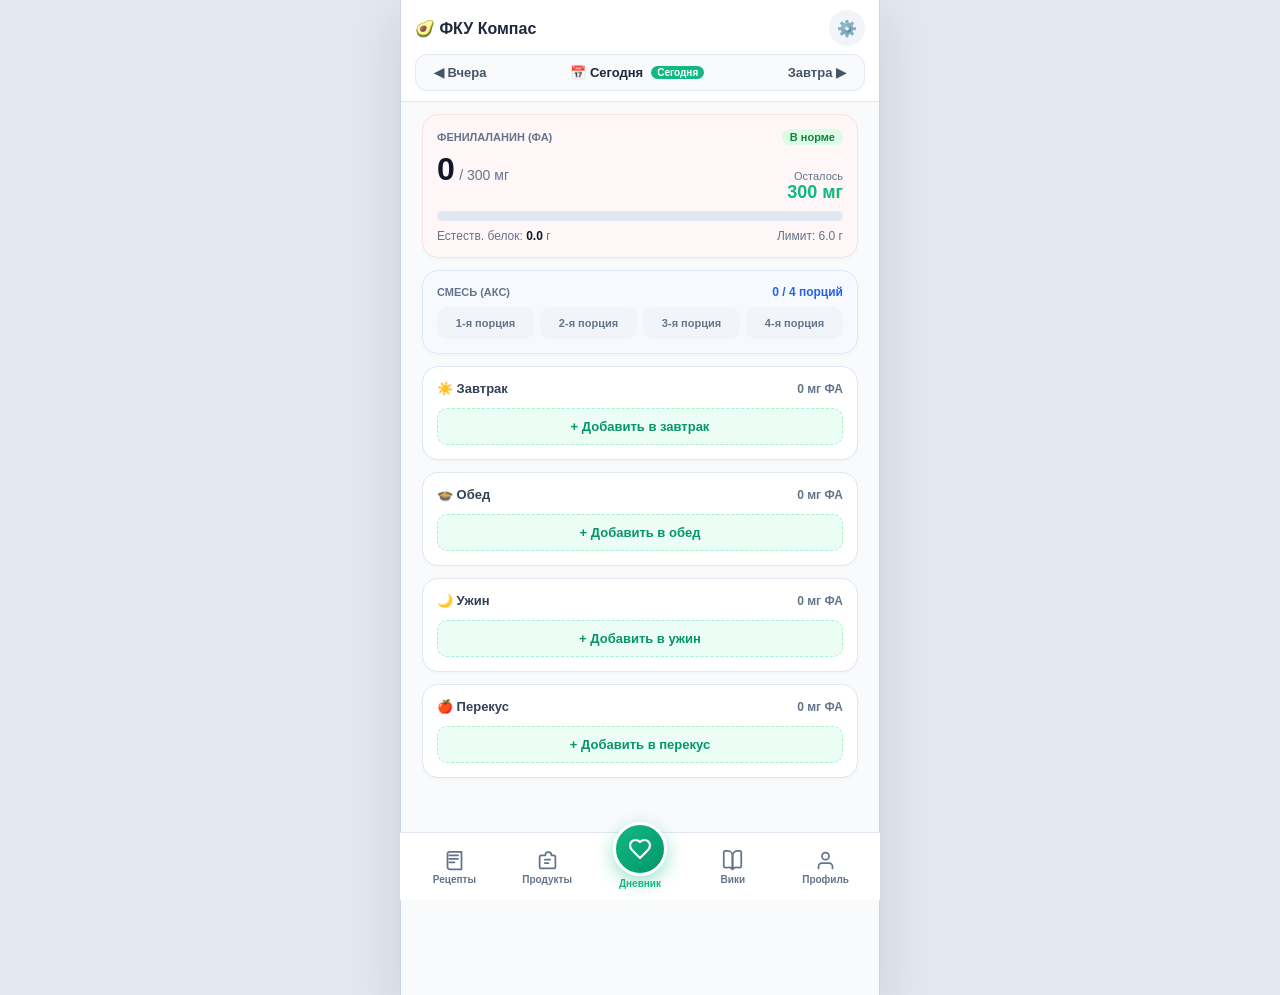
<file: index.html>
<!DOCTYPE html>
<html lang="ru">
<head>
  <meta charset="UTF-8">
  <meta name="viewport" content="width=device-width, initial-scale=1.0, maximum-scale=1.0, user-scalable=no">
  <title>ФКУ Компас</title>

  <script src="https://telegram.org/js/telegram-web-app.js"></script>
  <script src="config.js?v=pku-i18n-full-2"></script>
  <link rel="stylesheet" href="styles.css?v=pku-i18n-full-2">
</head>
<body>

  <div id="debugErrorBox"></div>

  <!-- РАЗДЕЛ 1: ДНЕВНИК -->
  <div id="viewDiary" class="app-view">
    <header class="header">
      <div class="header-top">
        <div class="header-title">🥑 ФКУ Компас</div>
        <button class="icon-btn" onclick="switchView('profile')">⚙️</button>
      </div>

      <div class="date-nav">
        <button class="date-btn" onclick="changeDate(-1)">◀ Вчера</button>
        <div class="date-display" onclick="openDatePicker()">
          <span>📅</span>
          <span id="dateDisplayLabel">Сегодня</span>
          <span id="todayBadge" class="today-tag">Сегодня</span>
          <input type="date" id="hiddenDatePicker" onchange="onDatePicked(this.value)">
        </div>
        <button class="date-btn" onclick="changeDate(1)">Завтра ▶</button>
      </div>
    </header>

    <div class="container">
      <!-- Баланс Фа -->
      <div class="card card-phe">
        <div style="display:flex; justify-content:space-between; align-items:center;">
          <span style="font-size:11px; font-weight:700; color:#64748b; text-transform:uppercase;">Фенилаланин (Фа)</span>
          <span id="pheStatusBadge" class="badge badge-ok">В норме</span>
        </div>

        <div style="display:flex; justify-content:space-between; align-items:baseline; margin-top:6px;">
          <div>
            <span id="consumedPheText" style="font-size:32px; font-weight:800; color:#0f172a;">0</span>
            <span style="font-size:14px; color:#64748b;"> / <span id="limitPheText">300</span> мг</span>
          </div>
          <div style="text-align:right;">
            <div style="font-size:11px; color:#64748b;">Осталось</div>
            <div id="remainingPheText" style="font-size:18px; font-weight:800; color:#10b981;">300 мг</div>
          </div>
        </div>

        <div class="progress-bar-bg">
          <div id="pheProgressBar" class="progress-bar-fill fill-ok" style="width: 0%;"></div>
        </div>

        <div style="display:flex; justify-content:space-between; font-size:12px; color:#64748b; margin-top:4px;">
          <span>Естеств. белок: <b id="consumedProteinText" style="color:#0f172a;">0.0</b> г</span>
          <span>Лимит: <span id="limitProteinText">6.0</span> г</span>
        </div>
      </div>

      <!-- АКС -->
      <div class="card card-aks">
        <div style="display:flex; justify-content:space-between; align-items:center;">
          <span style="font-size:11px; font-weight:700; color:#64748b; text-transform:uppercase;">Смесь (АКС)</span>
          <span id="aksProgressText" style="font-size:12px; font-weight:700; color:#2563eb;">0 / 4 порций</span>
        </div>
        <div class="aks-grid" id="aksContainer"></div>
      </div>

      <!-- Приемы пищи -->
      <div class="card">
        <div class="meal-head"><span class="meal-title">☀️ Завтрак</span><span id="breakfastTotal" style="font-size:12px; color:#64748b; font-weight:600;">0 мг Фа</span></div>
        <div id="breakfastList"></div>
        <button class="btn-add" onclick="openAddFoodModal('Завтрак')">+ Добавить в завтрак</button>
      </div>

      <div class="card">
        <div class="meal-head"><span class="meal-title">🍲 Обед</span><span id="lunchTotal" style="font-size:12px; color:#64748b; font-weight:600;">0 мг Фа</span></div>
        <div id="lunchList"></div>
        <button class="btn-add" onclick="openAddFoodModal('Обед')">+ Добавить в обед</button>
      </div>

      <div class="card">
        <div class="meal-head"><span class="meal-title">🌙 Ужин</span><span id="dinnerTotal" style="font-size:12px; color:#64748b; font-weight:600;">0 мг Фа</span></div>
        <div id="dinnerList"></div>
        <button class="btn-add" onclick="openAddFoodModal('Ужин')">+ Добавить в ужин</button>
      </div>

      <div class="card">
        <div class="meal-head"><span class="meal-title">🍎 Перекус</span><span id="snackTotal" style="font-size:12px; color:#64748b; font-weight:600;">0 мг Фа</span></div>
        <div id="snackList"></div>
        <button class="btn-add" onclick="openAddFoodModal('Перекус')">+ Добавить в перекус</button>
      </div>
    </div>
  </div>

  <!-- РАЗДЕЛ 2: РЕЦЕПТЫ -->
  <div id="viewRecipes" class="app-view" style="display: none;">
    <header class="header">
      <div class="header-top">
        <div class="header-title">🍲 Рецепты сообщества</div>
        <button class="btn-primary" style="padding: 6px 12px; font-size: 12px; width: auto;" onclick="openRecipeModal()">+ Создать</button>
      </div>

      <div class="category-chips" style="margin-top: 10px; margin-bottom: 0;">
        <button id="tabAllRecipes" class="chip active" onclick="switchRecipeTab('all')">🌍 Все рецепты</button>
        <button id="tabMyRecipes" class="chip" onclick="switchRecipeTab('my')">⭐ Только мои</button>
      </div>

      <div class="category-chips" id="recipeCategoryChips" style="margin-top: 4px; margin-bottom: 0;">
        <button class="chip active" onclick="setRecipeCategory('all', this)">Все категории</button>
        <button class="chip" onclick="setRecipeCategory('breakfast', this)">Завтраки</button>
        <button class="chip" onclick="setRecipeCategory('soup', this)">Супы</button>
        <button class="chip" onclick="setRecipeCategory('main', this)">Основные</button>
        <button class="chip" onclick="setRecipeCategory('bakery', this)">Выпечка</button>
        <button class="chip" onclick="setRecipeCategory('dessert', this)">Десерты</button>
        <button class="chip" onclick="setRecipeCategory('snack', this)">Перекусы</button>
      </div>
    </header>

    <div class="container">
      <div id="recipesContainer"></div>
    </div>
  </div>

  <!-- РАЗДЕЛ 3: ПРОДУКТЫ -->
  <div id="viewProducts" class="app-view" style="display: none;">
    <header class="header">
      <div class="header-top">
        <div class="header-title">🥦 Продукты</div>
      </div>

      <div class="input-group" style="margin-top: 10px; margin-bottom: 0;">
        <input type="text" id="productSearchInput" class="input-control" placeholder="🔍 Найти продукт..." oninput="filterProductsPage()">
      </div>

      <div class="category-chips" id="productCategoryChips" style="margin-top: 10px; margin-bottom: 0;">
        <button class="chip active" onclick="setProductCategory('all', this)">Все</button>
        <button class="chip" onclick="setProductCategory('veg', this)">Овощи</button>
        <button class="chip" onclick="setProductCategory('fruit', this)">Фрукты</button>
        <button class="chip" onclick="setProductCategory('grain', this)">Зерновые</button>
        <button class="chip" onclick="setProductCategory('dairy', this)">Молочные</button>
        <button class="chip" onclick="setProductCategory('protein', this)">Белковые</button>
        <button class="chip" onclick="setProductCategory('special', this)">Спецпродукты</button>
        <button class="chip" onclick="setProductCategory('sweet', this)">Сладости</button>
        <button class="chip" onclick="setProductCategory('drink', this)">Напитки</button>
      </div>
    </header>

    <div class="container">
      <div id="productsContainer"></div>
    </div>
  </div>

  <!-- РАЗДЕЛ 4: ВИКИ -->
  <div id="viewWiki" class="app-view" style="display: none;">
    <header class="header">
      <div class="header-top">
        <div class="header-title">📚 Вики</div>
      </div>
    </header>

    <div class="container" id="wikiContainer">
      <div class="wiki-card">
        <div class="wiki-card-icon">🧬</div>
        <div>
          <h3>Что такое ФА</h3>
          <p>Фенилаланин — аминокислота из белковых продуктов. При ФКУ важно учитывать его количество за день и сравнивать с индивидуальной нормой.</p>
        </div>
      </div>

      <div class="wiki-card">
        <div class="wiki-card-icon">⚖️</div>
        <div>
          <h3>Как считать порцию</h3>
          <p>Берите значение ФА на 100 г, умножайте на вес порции и делите на 100. Например: 30 мг × 80 г / 100 = 24 мг ФА.</p>
        </div>
      </div>

      <div class="wiki-card">
        <div class="wiki-card-icon">🥣</div>
        <div>
          <h3>Смесь АКС</h3>
          <p>Отмечайте каждую порцию смеси в течение дня. Так легче видеть, что дневной режим выполнен и ничего не забыто.</p>
        </div>
      </div>

      <div class="wiki-card">
        <div class="wiki-card-icon">📊</div>
        <div>
          <h3>КБЖУ и ГИ</h3>
          <p>Калории, белки, жиры, углеводы и гликемический индекс помогают оценивать продукт шире, но при ФКУ главным остается контроль ФА и натурального белка.</p>
        </div>
      </div>

      <div class="wiki-card">
        <div class="wiki-card-icon">🏷️</div>
        <div>
          <h3>Как читать этикетку</h3>
          <p>Смотрите белок на 100 г, состав и вес порции. Если ФА не указан, используйте расчет от натурального белка только как приблизительную оценку.</p>
        </div>
      </div>

      <div class="wiki-card">
        <div class="wiki-card-icon">⚠️</div>
        <div>
          <h3>Если лимит превышен</h3>
          <p>Не паникуйте и не отменяйте смесь самостоятельно. Зафиксируйте день в дневнике и обсудите повторяющиеся превышения со специалистом.</p>
        </div>
      </div>

      <div class="wiki-card">
        <div class="wiki-card-icon">🔁</div>
        <div>
          <h3>Низкобелковые замены</h3>
          <p>Держите под рукой разрешенные макароны, хлеб, муку и крупы. Замена обычного продукта на низкобелковый часто сильно снижает ФА блюда.</p>
        </div>
      </div>

      <div class="wiki-card">
        <div class="wiki-card-icon">✅</div>
        <div>
          <h3>Частые ошибки</h3>
          <p>Не забывайте учитывать перекусы, напитки с добавками, соусы и изменение веса блюда после приготовления.</p>
        </div>
      </div>

      <div class="wiki-note">
        Информация в разделе справочная. Индивидуальные нормы и лечебное питание нужно согласовывать с врачом или диетологом.
      </div>
    </div>
  </div>

  <!-- РАЗДЕЛ 5: ПРОФИЛЬ -->
  <div id="viewProfile" class="app-view" style="display: none;">
    <header class="header">
      <div class="header-top">
        <div class="header-title">👤 Профиль</div>
      </div>
    </header>

    <div class="container">
      <div class="card">
        <div style="font-size:13px; font-weight:700; color:#1e293b;" id="profileUserName">Пользователь Telegram</div>
        <div style="font-size:11px; color:#64748b; margin-top:2px;">ID: <span id="profileUserId">...</span></div>
        <div style="display:inline-block; font-size:10px; font-weight:600; padding:2px 8px; border-radius:10px; margin-top:6px; background:#dcfce7; color:#15803d;" id="profileCloudBadge">● Облачная синхронизация активна</div>
      </div>

      <div class="profile-tabs">
        <button class="profile-tab active" id="profileTabMain" onclick="switchProfilePanel('main')">Основное</button>
        <button class="profile-tab" id="profileTabPku" onclick="switchProfilePanel('pku')">ФКУ</button>
      </div>

      <div class="card profile-panel active" id="profilePanelMain">
        <div class="input-group">
          <label class="input-label" id="settingLanguageLabel">Язык приложения</label>
          <select id="settingLanguage" class="input-control" onchange="changeLanguage(this.value)">
            <option value="ru">Русский</option>
            <option value="en">English</option>
            <option value="uz">O'zbekcha</option>
            <option value="kk">Қазақша</option>
            <option value="tg">Тоҷикӣ</option>
          </select>
        </div>

        <div class="input-group">
          <label class="input-label">Суточная норма Фа (мг)</label>
          <input type="number" id="settingDailyPhe" class="input-control" placeholder="300" oninput="updateProfileProteinCalc()">
          <span style="font-size:11px; color:#64748b; margin-top:2px; display:block;">Эквивалент естеств. белка: <b id="calcProfileProtein">6.0</b> г</span>
        </div>

        <div class="input-group">
          <label class="input-label">Количество порций смеси (АКС) в день</label>
          <input type="number" id="settingAksPortions" class="input-control" placeholder="4">
        </div>

        <button class="btn-primary" onclick="saveSettings()">Сохранить настройки</button>
      </div>

      <div class="card profile-panel" id="profilePanelPku">
        <div class="grid-2">
          <div class="input-group">
            <label class="input-label">Возраст</label>
            <input type="number" id="settingAge" class="input-control" placeholder="Напр. 8">
          </div>

          <div class="input-group">
            <label class="input-label">Вес, кг</label>
            <input type="number" id="settingWeightKg" class="input-control" placeholder="Напр. 24">
          </div>
        </div>

        <div class="input-group">
          <label class="input-label">Лимит натурального белка, г</label>
          <input type="number" id="settingNaturalProteinLimit" class="input-control" placeholder="Авто по ФА">
        </div>

        <div class="input-group">
          <label class="input-label">Специалист / диетолог</label>
          <input type="text" id="settingClinicianName" class="input-control" placeholder="Имя или клиника">
        </div>

        <div class="input-group">
          <label class="input-label">Заметки по лечению</label>
          <textarea id="settingCareNotes" class="input-control" rows="4" placeholder="Например: схема смеси, важные продукты, рекомендации врача"></textarea>
        </div>

        <label class="profile-check">
          <input type="checkbox" id="settingShowPheWarnings">
          <span>Показывать предупреждения при приближении к лимиту ФА</span>
        </label>

        <label class="profile-check">
          <input type="checkbox" id="settingAksReminders">
          <span>Напоминать про порции АКС</span>
        </label>

        <button class="btn-primary" onclick="saveSettings()">Сохранить персонализацию</button>
      </div>
    </div>
  </div>

  <!-- НИЖНЯЯ НАВИГАЦИОННАЯ ПАНЕЛЬ -->
  <nav class="bottom-nav">
    <button class="nav-item" id="navBtnRecipes" onclick="switchView('recipes')">
      <svg class="nav-icon-svg" viewBox="0 0 24 24">
        <path d="M4 19.5v-15A2.5 2.5 0 0 1 6.5 2H20v20H6.5a2.5 2.5 0 0 1-2.5-2.5Z"/>
        <path d="M6 6h10M6 10h10M6 14h6"/>
      </svg>
      <span>Рецепты</span>
    </button>

    <button class="nav-item" id="navBtnProducts" onclick="switchView('products')">
      <svg class="nav-icon-svg" viewBox="0 0 24 24">
        <path d="M21 8a2 2 0 0 0-2-2h-2.5a3.5 3.5 0 0 0-7 0H5a2 2 0 0 0-2 2v11a2 2 0 0 0 2 2h14a2 2 0 0 0 2-2Z"/>
        <path d="M9 11h6M9 15h4"/>
      </svg>
      <span>Продукты</span>
    </button>

    <button class="nav-center-wrap active" id="navBtnDiary" onclick="switchView('diary')" type="button">
      <div class="nav-fab-btn" id="navFabBtn">
        <svg viewBox="0 0 24 24">
          <path d="M19 14c1.49-1.46 3-3.21 3-5.5A5.5 5.5 0 0 0 16.5 3c-1.76 0-3 .5-4.5 2-1.5-1.5-2.74-2-4.5-2A5.5 5.5 0 0 0 2 8.5c0 2.3 1.5 4.05 3 5.5l7 7Z"/>
        </svg>
      </div>
      <span class="nav-fab-label" id="navFabLabel">Дневник</span>
    </button>

    <button class="nav-item" id="navBtnWiki" onclick="switchView('wiki')">
      <svg class="nav-icon-svg" viewBox="0 0 24 24">
        <path d="M12 6.5A5.5 5.5 0 0 0 6.5 1H4a2 2 0 0 0-2 2v15a2 2 0 0 0 2 2h2.5A5.5 5.5 0 0 1 12 22Z"/>
        <path d="M12 6.5A5.5 5.5 0 0 1 17.5 1H20a2 2 0 0 1 2 2v15a2 2 0 0 1-2 2h-2.5A5.5 5.5 0 0 0 12 22Z"/>
      </svg>
      <span>Вики</span>
    </button>

    <button class="nav-item" id="navBtnProfile" onclick="switchView('profile')">
      <svg class="nav-icon-svg" viewBox="0 0 24 24">
        <path d="M20 21v-2a4 4 0 0 0-4-4H8a4 4 0 0 0-4 4v2"></path>
        <circle cx="12" cy="7" r="4"></circle>
      </svg>
      <span>Профиль</span>
    </button>
  </nav>

  <!-- Модалка добавления еды в дневник -->
  <div id="addModal" class="modal">
    <div class="modal-content">
      <div style="display:flex; justify-content:space-between; align-items:center; margin-bottom:10px;">
        <h3 id="modalMealTitle" style="font-size:16px; font-weight:700;">Добавить продукт</h3>
        <button class="icon-btn" onclick="closeModal('addModal')">✕</button>
      </div>

      <div class="input-group">
        <input type="text" id="foodSearchInput" class="input-control" placeholder="🔍 Поиск продукта в базе..." oninput="filterFoodList()">
      </div>

      <div class="category-chips">
        <button class="chip active" onclick="setCategory('all', this)">Все</button>
        <button class="chip" onclick="setCategory('custom', this)">⭐ Мои продукты</button>
        <button class="chip" onclick="setCategory('veg', this)">🥦 Овощи</button>
        <button class="chip" onclick="setCategory('fruit', this)">🍎 Фрукты</button>
        <button class="chip" onclick="setCategory('special', this)">✨ Спецпродукты</button>
        <button class="chip" onclick="setCategory('sweet', this)">🍬 Сладости</button>
        <button class="chip" onclick="setCategory('grain', this)">🌾 Крупы</button>
      </div>

      <div class="food-search-list" id="foodSearchListContainer"></div>

      <div class="input-group">
        <label class="input-label">Название продукта</label>
        <input type="text" id="foodNameInput" class="input-control" placeholder="Например: Кабачок">
      </div>

      <div class="grid-2">
        <div class="input-group">
          <label class="input-label">Фа на 100г (мг)</label>
          <input type="number" id="phe100Input" class="input-control" placeholder="30" oninput="calcPreview()">
        </div>
        <div class="input-group">
          <label class="input-label">Белок на 100г (г)</label>
          <input type="number" step="0.1" id="prot100Input" class="input-control" placeholder="0.6" oninput="calcPreview()">
        </div>
      </div>

      <div class="input-group">
        <label class="input-label">Вес порции (в граммах)</label>
        <input type="number" id="weightInput" class="input-control input-highlight" placeholder="100" oninput="calcPreview()">
      </div>

      <div style="background:#f1f5f9; padding:10px; border-radius:10px; display:flex; justify-content:space-between; align-items:center; margin-bottom:12px;">
        <span style="font-size:12px; color:#64748b;">Итого в порции:</span>
        <span id="previewCalc" style="font-weight:800; color:#10b981; font-size:15px;">0 мг Фа (0.0 г б.)</span>
      </div>

      <button class="btn-primary" onclick="saveFood()">Сохранить в дневник</button>
    </div>
  </div>

  <!-- Модалка Конструктора Рецептов -->
  <div id="recipeModal" class="modal">
    <div class="modal-content">
      <div style="display:flex; justify-content:space-between; align-items:center; margin-bottom:12px;">
        <h3 style="font-size:16px; font-weight:700;">🥣 Конструктор рецепта</h3>
        <button class="icon-btn" onclick="closeModal('recipeModal')">✕</button>
      </div>

      <div class="input-group">
        <label class="input-label">Название блюда</label>
        <input type="text" id="recipeNameInput" class="input-control" placeholder="Например: Овощной суп с вермишелью">
      </div>

      <div class="input-group">
        <label class="input-label">Категория рецепта</label>
        <select id="recipeCategorySelect" class="input-control">
          <option value="main">Основные</option>
          <option value="breakfast">Завтраки</option>
          <option value="soup">Супы</option>
          <option value="bakery">Выпечка</option>
          <option value="dessert">Десерты</option>
          <option value="snack">Перекусы</option>
        </select>
      </div>

      <div style="background:#f8fafc; border:1px solid #e2e8f0; border-radius:12px; padding:10px; margin-bottom:10px;">
        <span style="font-size:11px; font-weight:700; color:#475569; text-transform:uppercase;">Добавить ингредиент:</span>
        <div style="margin-top:6px;">
          <select id="recipeIngredientSelect" class="input-control" style="margin-bottom:6px;">
            <option value="">-- Выберите продукт из базы --</option>
          </select>
        </div>
        <div style="display:flex; gap:6px;">
          <input type="number" id="recipeIngredientWeight" class="input-control" placeholder="Вес (г)" style="width:120px;">
          <button class="btn-primary" style="padding:8px 12px; font-size:12px; width:auto;" onclick="addIngredientToRecipe()">+ Добавить</button>
        </div>
      </div>

      <div style="margin-bottom:10px;">
        <span style="font-size:11px; font-weight:700; color:#64748b; text-transform:uppercase;">Ингредиенты блюда:</span>
        <div id="recipeIngredientsList" style="margin-top:4px; max-height:120px; overflow-y:auto;">
          <div style="font-size:12px; color:#94a3b8; padding:6px 0;">Ингредиенты еще не добавлены</div>
        </div>
      </div>

      <div class="input-group">
        <label class="input-label">Итоговый вес готового блюда (г)</label>
        <input type="number" id="recipeCookedWeightInput" class="input-control input-highlight" placeholder="Например: 500" oninput="calculateRecipeTotals()">
        <span style="font-size:10px; color:#64748b; display:block; margin-top:2px;">Взвесьте блюдо после приготовления</span>
      </div>

      <div class="input-group">
        <label class="input-label">Вес одной порции (г)</label>
        <input type="number" id="recipePortionWeightInput" class="input-control" placeholder="Например: 180" oninput="calculateRecipeTotals()">
      </div>

      <div style="background:#ecfdf5; border:1px solid #a7f3d0; padding:12px; border-radius:12px; margin-bottom:12px;">
        <div style="font-size:11px; color:#065f46; font-weight:600;">РАСЧЕТ НА 100 Г ГОТОВОГО БЛЮДА:</div>
        <div style="display:flex; justify-content:space-between; align-items:baseline; margin-top:4px;">
          <span style="font-size:16px; font-weight:800; color:#047857;" id="recipeResultPhe">0 мг Фа</span>
          <span style="font-size:13px; font-weight:700; color:#047857;" id="recipeResultProt">0.0 г белка</span>
        </div>
        <div id="recipeResultPortion" style="font-size:12px; color:#047857; font-weight:700; margin-top:6px;">Порция: укажите вес</div>
      </div>

      <div style="display:flex; align-items:center; gap:8px; margin-bottom:14px; background:#f1f5f9; padding:10px; border-radius:10px;">
        <input type="checkbox" id="recipeIsPublicCheck" checked style="width:18px; height:18px; accent-color:#10b981;">
        <label for="recipeIsPublicCheck" style="font-size:12px; font-weight:600; color:#334155; cursor:pointer;">
          🌍 Опубликовать в общую книгу (виден всем)
        </label>
      </div>

      <button class="btn-primary" onclick="saveRecipe()">Сохранить рецепт</button>
    </div>
  </div>

  <!-- Модалка быстрого добавления порции рецепта в дневник -->
  <div id="quickAddRecipeModal" class="modal">
    <div class="modal-content">
      <div style="display:flex; justify-content:space-between; align-items:center; margin-bottom:12px;">
        <h3 id="quickRecipeTitle" style="font-size:16px; font-weight:700;">Добавить в дневник</h3>
        <button class="icon-btn" onclick="closeModal('quickAddRecipeModal')">✕</button>
      </div>
      <div class="input-group">
        <label class="input-label">Прием пищи</label>
        <select id="quickRecipeMealSelect" class="input-control">
          <option value="Завтрак">☀️ Завтрак</option>
          <option value="Обед" selected>🍲 Обед</option>
          <option value="Ужин">🌙 Ужин</option>
          <option value="Перекус">🍎 Перекус</option>
        </select>
      </div>
      <div class="input-group">
        <label class="input-label">Вес съеденной порции (г)</label>
        <input type="number" id="quickRecipeWeight" class="input-control input-highlight" placeholder="150" oninput="calcQuickRecipePreview()">
      </div>
      <div style="background:#f1f5f9; padding:10px; border-radius:10px; display:flex; justify-content:space-between; align-items:center; margin-bottom:12px;">
        <span style="font-size:12px; color:#64748b;">Итого в порции:</span>
        <span id="quickRecipePreviewCalc" style="font-weight:800; color:#10b981; font-size:15px;">0 мг Фа</span>
      </div>
      <button class="btn-primary" onclick="confirmQuickAddRecipe()">Записать в дневник</button>
    </div>
  </div>

  <script src="products.js?v=pku-i18n-full-2"></script>
  <script src="app.js?v=pku-i18n-full-2"></script>
</body>
</html>
</file>
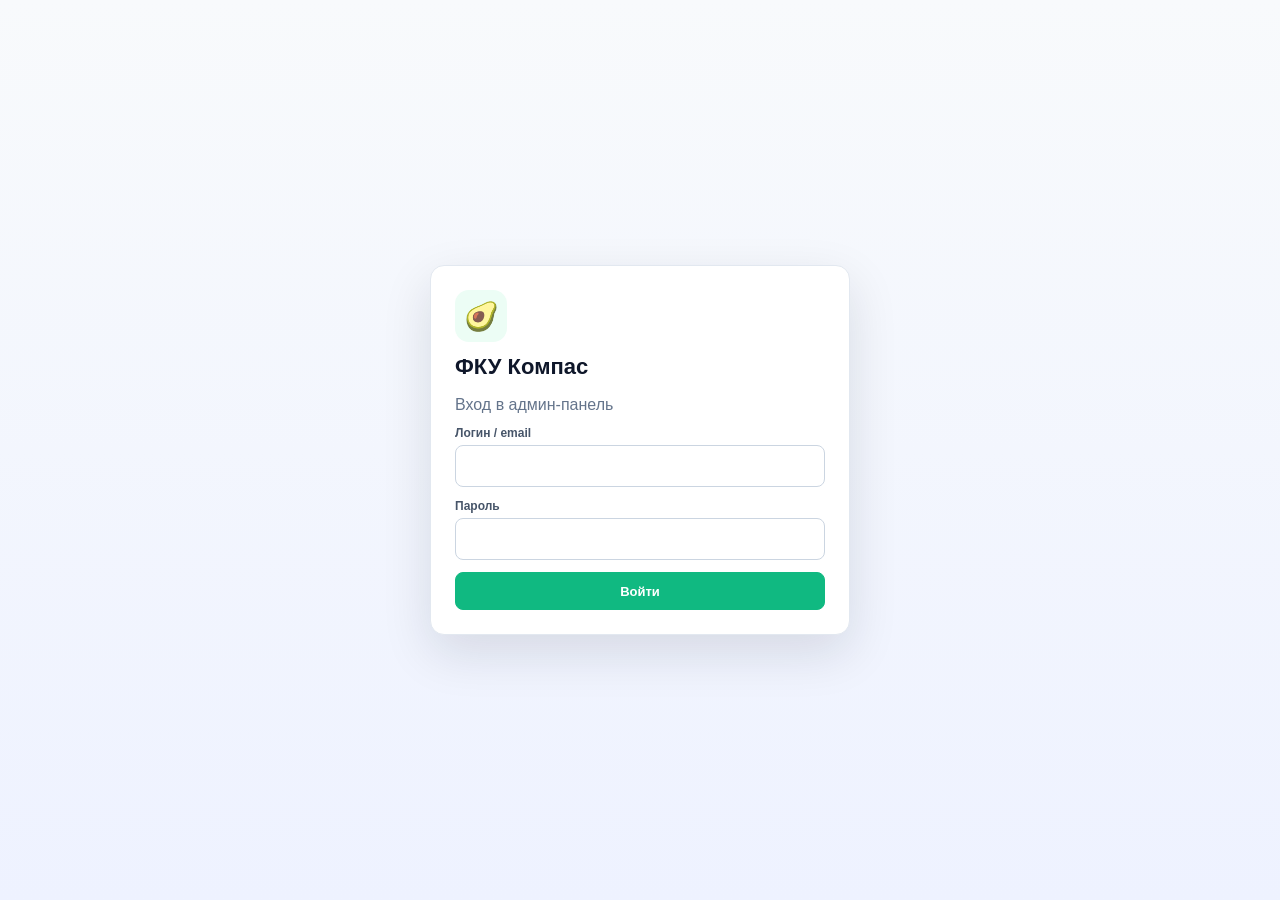
<file: admin/index.html>
<!DOCTYPE html>
<html lang="ru">
<head>
  <meta charset="UTF-8">
  <meta name="viewport" content="width=device-width, initial-scale=1.0">
  <title>ФКУ Компас — админ</title>
  <script src="../config.js?v=admin-products-1"></script>
  <link rel="stylesheet" href="admin.css?v=admin-products-1">
</head>
<body>
  <section class="login-view" id="loginView">
    <form class="login-card" id="loginForm">
      <div class="login-brand">🥑</div>
      <h1>ФКУ Компас</h1>
      <p>Вход в админ-панель</p>
      <label>
        Логин / email
        <input id="loginEmail" type="email" autocomplete="username" required>
      </label>
      <label>
        Пароль
        <input id="loginPassword" type="password" autocomplete="current-password" required>
      </label>
      <button class="btn primary" type="submit">Войти</button>
      <div class="login-error" id="loginError" hidden></div>
    </form>
  </section>

  <aside class="sidebar" id="sidebar" hidden>
    <div class="brand">
      <span>🥑</span>
      <div>
        <b>ФКУ Компас</b>
        <small>Админ-панель</small>
      </div>
    </div>

    <nav class="tabs">
      <button class="tab active" data-section="dashboard">Обзор</button>
      <button class="tab" data-section="users">Пользователи</button>
      <button class="tab" data-section="products">Продукты</button>
      <button class="tab" data-section="wiki">Вики</button>
      <button class="tab" data-section="diary">Дневники</button>
      <button class="tab" data-section="recipes">Рецепты</button>
    </nav>
  </aside>

  <main class="admin-shell" id="adminShell" hidden>
    <header class="topbar">
      <div>
        <h1 id="sectionTitle">Обзор</h1>
        <p id="sectionSubtitle">Состояние базы и быстрые показатели</p>
      </div>
      <div class="top-actions">
        <div class="status" id="adminStatus">Проверка доступа...</div>
        <button class="btn" id="logoutBtn" type="button">Выйти</button>
      </div>
    </header>

    <section class="notice" id="accessNotice" hidden></section>

    <section class="section active" id="dashboardSection">
      <div class="stats-grid" id="statsGrid"></div>
    </section>

    <section class="section" id="usersSection">
      <div class="toolbar">
        <input id="usersSearch" class="control" placeholder="Поиск по имени или Telegram ID">
        <button class="btn" data-refresh="users">Обновить</button>
      </div>
      <div class="table-wrap"><table id="usersTable"></table></div>
    </section>

    <section class="section" id="productsSection">
      <div class="toolbar">
        <input id="productsSearch" class="control" placeholder="Поиск продукта">
        <button class="btn primary" data-create="products">+ Продукт</button>
        <button class="btn" data-refresh="products">Обновить</button>
      </div>
      <div class="table-wrap"><table id="productsTable"></table></div>
    </section>

    <section class="section" id="wikiSection">
      <div class="toolbar">
        <input id="wikiSearch" class="control" placeholder="Поиск статьи">
        <button class="btn primary" data-create="wiki">+ Статья</button>
        <button class="btn" data-refresh="wiki">Обновить</button>
      </div>
      <div class="table-wrap"><table id="wikiTable"></table></div>
    </section>

    <section class="section" id="diarySection">
      <div class="toolbar">
        <input id="diaryUserFilter" class="control" placeholder="Telegram ID">
        <input id="diaryDateFilter" class="control" type="date">
        <button class="btn" data-refresh="diary">Показать</button>
      </div>
      <div class="table-wrap"><table id="diaryTable"></table></div>
    </section>

    <section class="section" id="recipesSection">
      <div class="toolbar">
        <input id="recipesSearch" class="control" placeholder="Поиск рецепта">
        <button class="btn" data-refresh="recipes">Обновить</button>
      </div>
      <div class="table-wrap"><table id="recipesTable"></table></div>
    </section>
  </main>

  <div class="modal" id="editModal" hidden>
    <div class="modal-panel">
      <div class="modal-head">
        <h2 id="modalTitle">Редактирование</h2>
        <button class="icon-btn" id="modalClose">×</button>
      </div>
      <form id="editForm" class="form-grid"></form>
      <div class="modal-actions">
        <button class="btn danger" id="deleteBtn" type="button">Удалить</button>
        <span></span>
        <button class="btn" id="cancelBtn" type="button">Отмена</button>
        <button class="btn primary" id="saveBtn" type="button">Сохранить</button>
      </div>
    </div>
  </div>

  <script src="admin.js?v=admin-products-1"></script>
</body>
</html>
</file>
<file: styles.css>
* { box-sizing: border-box; margin: 0; padding: 0; font-family: -apple-system, BlinkMacSystemFont, "Segoe UI", Roboto, sans-serif; -webkit-tap-highlight-color: transparent; }
    html { background: #e2e8f0; }
    body { background: #f8fafc; color: #0f172a; padding-bottom: 95px; max-width: 480px; min-height: 100vh; margin: 0 auto; overflow-x: hidden; }

    .app-view { max-width: 480px; min-height: 100vh; margin: 0 auto; background: #f8fafc; }

    @media (min-width: 481px) {
      body {
        border-left: 1px solid #cbd5e1;
        border-right: 1px solid #cbd5e1;
        box-shadow: 0 18px 50px rgba(15, 23, 42, 0.12);
      }
    }

    #debugErrorBox { display: none; background: #ef4444; color: #fff; padding: 8px 12px; font-size: 12px; font-weight: bold; position: sticky; top: 0; z-index: 100; text-align: center; }

    .header { background: #fff; border-bottom: 1px solid #e2e8f0; position: sticky; top: 0; z-index: 20; padding: 10px 14px; }
    .header-top { display: flex; justify-content: space-between; align-items: center; }
    .header-title { font-size: 16px; font-weight: 700; color: #1e293b; display: flex; align-items: center; gap: 6px; }
    .icon-btn { background: #f1f5f9; border: none; border-radius: 50%; width: 36px; height: 36px; display: flex; align-items: center; justify-content: center; cursor: pointer; color: #475569; font-size: 16px; touch-action: manipulation; }

    .date-nav { display: flex; align-items: center; justify-content: space-between; background: #f8fafc; border: 1px solid #e2e8f0; border-radius: 12px; padding: 4px 8px; margin-top: 8px; }
    .date-btn { background: none; border: none; font-size: 13px; font-weight: 600; color: #475569; padding: 6px 10px; cursor: pointer; border-radius: 8px; touch-action: manipulation; }
    .date-btn:active { background: #e2e8f0; }
    .date-display { font-size: 13px; font-weight: 700; color: #1e293b; display: flex; align-items: center; gap: 4px; cursor: pointer; position: relative; padding: 4px; }
    .today-tag { font-size: 10px; background: #10b981; color: #fff; padding: 1px 6px; border-radius: 10px; margin-left: 4px; }
    #hiddenDatePicker { position: absolute; opacity: 0; pointer-events: none; width: 0; height: 0; }

    .container { max-width: 460px; margin: 0 auto; padding: 12px; display: flex; flex-direction: column; gap: 12px; }
    .card { background: #fff; border-radius: 16px; padding: 14px; border: 1px solid #e2e8f0; box-shadow: 0 1px 3px rgba(0,0,0,0.03); }
    .card-phe { background: #fff7f7; border-color: #fee2e2; }
    .card-aks { background: #f6faff; border-color: #dbeafe; }

    .badge { font-size: 11px; font-weight: 600; padding: 2px 8px; border-radius: 20px; }
    .badge-ok { background: #dcfce7; color: #15803d; }
    .badge-warn { background: #fee2e2; color: #b91c1c; }

    .progress-bar-bg { width: 100%; background: #e2e8f0; height: 10px; border-radius: 10px; overflow: hidden; margin: 8px 0; }
    .progress-bar-fill { height: 100%; border-radius: 10px; transition: width 0.3s ease; }
    .fill-ok { background: #10b981; }
    .fill-warn { background: #ef4444; }

    .aks-grid { display: grid; grid-template-columns: repeat(4, 1fr); gap: 6px; margin-top: 8px; }
    .aks-btn { border: none; padding: 10px 4px; border-radius: 10px; font-size: 11px; font-weight: 700; cursor: pointer; transition: 0.2s; touch-action: manipulation; }
    .aks-off { background: #f1f5f9; color: #64748b; }
    .aks-on { background: #2563eb; color: #fff; }

    .meal-head { display: flex; justify-content: space-between; align-items: center; margin-bottom: 8px; }
    .meal-title { font-size: 13px; font-weight: 700; color: #334155; display: flex; align-items: center; gap: 4px; }
    .food-item { background: #f8fafc; border: 1px solid #f1f5f9; border-radius: 10px; padding: 8px 10px; display: flex; justify-content: space-between; align-items: center; font-size: 12px; margin-bottom: 6px; }
    .food-info { font-weight: 600; color: #1e293b; }
    .food-sub { font-size: 11px; color: #64748b; font-weight: normal; }
    .food-right { display: flex; align-items: center; gap: 8px; }
    .food-phe { font-weight: 700; color: #047857; }
    .del-btn { background: none; border: none; color: #94a3b8; cursor: pointer; padding: 4px; font-size: 14px; touch-action: manipulation; }

    .btn-add { width: 100%; background: #ecfdf5; color: #059669; border: 1px dashed #a7f3d0; border-radius: 10px; padding: 10px; font-size: 13px; font-weight: 700; cursor: pointer; margin-top: 4px; touch-action: manipulation; }
    .btn-add:active { background: #d1fae5; }
    .btn-primary { width: 100%; background: #10b981; color: #fff; border: none; border-radius: 12px; padding: 12px; font-size: 14px; font-weight: 700; cursor: pointer; touch-action: manipulation; }
    .btn-primary:active { background: #059669; }

    .modal { position: fixed; top: 0; left: 0; width: 100%; height: 100%; background: rgba(15,23,42,0.6); z-index: 50; display: none; align-items: flex-end; justify-content: center; }
    .modal.active { display: flex !important; }
    .modal-content { background: #fff; width: 100%; max-width: 460px; border-radius: 24px 24px 0 0; padding: 18px; max-height: 90vh; overflow-y: auto; box-shadow: 0 -4px 20px rgba(0,0,0,0.15); }
    .input-group { margin-bottom: 10px; }
    .input-label { display: block; font-size: 11px; font-weight: 700; color: #64748b; margin-bottom: 4px; text-transform: uppercase; }
    .input-control { width: 100%; padding: 10px; background: #f8fafc; border: 1px solid #cbd5e1; border-radius: 10px; font-size: 14px; }
    textarea.input-control { line-height: 1.4; resize: vertical; }
    .input-highlight { border: 2px solid #10b981; background: #f0fdf4; font-weight: bold; font-size: 15px; }
    .grid-2 { display: grid; grid-template-columns: 1fr 1fr; gap: 8px; }

    .profile-tabs {
      background: #e2e8f0;
      border: 1px solid #cbd5e1;
      border-radius: 14px;
      display: grid;
      grid-template-columns: repeat(2, 1fr);
      gap: 4px;
      padding: 4px;
    }

    .profile-tab {
      background: transparent;
      border: none;
      border-radius: 10px;
      color: #475569;
      cursor: pointer;
      font-size: 12px;
      font-weight: 800;
      padding: 9px 10px;
      touch-action: manipulation;
    }

    .profile-tab.active {
      background: #fff;
      color: #047857;
      box-shadow: 0 1px 3px rgba(15, 23, 42, 0.08);
    }

    .profile-panel { display: none; }
    .profile-panel.active { display: block; }

    .profile-check {
      align-items: flex-start;
      background: #f8fafc;
      border: 1px solid #e2e8f0;
      border-radius: 12px;
      color: #334155;
      cursor: pointer;
      display: flex;
      gap: 10px;
      font-size: 12px;
      font-weight: 700;
      line-height: 1.35;
      margin-bottom: 10px;
      padding: 10px;
    }

    .profile-check input {
      accent-color: #10b981;
      flex: 0 0 auto;
      height: 18px;
      margin-top: 0;
      width: 18px;
    }

    .category-chips { display: flex; gap: 6px; overflow-x: auto; padding-bottom: 6px; margin-bottom: 8px; -webkit-overflow-scrolling: touch; }
    .chip { font-size: 11px; padding: 6px 12px; border-radius: 14px; background: #f1f5f9; color: #475569; border: none; cursor: pointer; white-space: nowrap; font-weight: 600; touch-action: manipulation; }
    .chip.active { background: #10b981; color: #fff; }

    .food-search-list { max-height: 150px; overflow-y: auto; border: 1px solid #e2e8f0; border-radius: 10px; margin-bottom: 12px; background: #fafafa; -webkit-overflow-scrolling: touch; }
    .search-item { padding: 9px 10px; border-bottom: 1px solid #f1f5f9; display: flex; justify-content: space-between; align-items: center; cursor: pointer; font-size: 12px; touch-action: manipulation; }
    .search-item:active { background: #ecfdf5; }
    .search-item-name { font-weight: 600; color: #1e293b; }
    .search-item-meta { font-size: 11px; color: #047857; font-weight: bold; }

    /* Нижняя навигация */
    .bottom-nav {
      position: fixed;
      bottom: 0;
      left: 50%;
      right: auto;
      height: 68px;
      width: min(100%, 480px);
      background: rgba(255, 255, 255, 0.95);
      backdrop-filter: blur(16px);
      -webkit-backdrop-filter: blur(16px);
      border-top: 1px solid #e2e8f0;
      display: grid;
      grid-template-columns: repeat(5, minmax(0, 1fr));
      align-items: center;
      z-index: 40;
      padding: 0 8px;
      margin: 0 auto;
      transform: translateX(-50%);
    }

    .nav-item {
      display: flex;
      flex-direction: column;
      align-items: center;
      justify-content: center;
      background: none;
      border: none;
      color: #64748b;
      cursor: pointer;
      font-size: 10px;
      font-weight: 600;
      gap: 3px;
      min-width: 0;
      width: 100%;
      height: 68px;
      transition: color 0.2s ease;
      touch-action: manipulation;
    }

    .nav-item.active {
      color: #10b981;
      font-weight: 700;
    }

    .nav-icon-svg {
      width: 21px;
      height: 21px;
      stroke: currentColor;
      fill: none;
      stroke-width: 2;
      stroke-linecap: round;
      stroke-linejoin: round;
    }

    /* Центральная кнопка Дневник */
    .nav-center-wrap {
      display: flex;
      flex-direction: column;
      align-items: center;
      justify-content: center;
      background: none;
      border: none;
      cursor: pointer;
      min-width: 0;
      width: 100%;
      height: 68px;
      touch-action: manipulation;
    }

    .nav-fab-btn {
      width: 54px;
      height: 54px;
      border-radius: 50%;
      background: linear-gradient(135deg, #10b981, #059669);
      color: #fff;
      border: 3px solid #fff;
      box-shadow: 0 6px 18px rgba(16, 185, 129, 0.4);
      display: flex;
      align-items: center;
      justify-content: center;
      margin-top: -24px;
      transition: transform 0.15s ease, box-shadow 0.15s ease;
    }

    .nav-fab-btn:active {
      transform: scale(0.92);
      box-shadow: 0 2px 8px rgba(16, 185, 129, 0.3);
    }

    .nav-fab-btn svg {
      width: 24px;
      height: 24px;
      stroke: #fff;
      fill: none;
      stroke-width: 2.2;
      stroke-linecap: round;
      stroke-linejoin: round;
    }

    .nav-fab-label {
      font-size: 10px;
      font-weight: 700;
      color: #10b981;
      margin-top: 2px;
    }

    .nav-center-wrap:not(.active) .nav-fab-label {
      color: #64748b;
    }

    .recipe-card { background: #fff; border: 1px solid #e2e8f0; border-radius: 16px; padding: 14px; margin-bottom: 12px; box-shadow: 0 1px 3px rgba(0,0,0,0.02); }
    .recipe-header { display: flex; justify-content: space-between; align-items: flex-start; margin-bottom: 8px; }
    .recipe-title { font-size: 15px; font-weight: 700; color: #1e293b; }
    .recipe-author { font-size: 11px; color: #64748b; margin-top: 2px; }
    .recipe-pills { display: flex; gap: 8px; margin: 8px 0; }
    .recipe-pill { background: #f0fdf4; border: 1px solid #bbf7d0; padding: 4px 10px; border-radius: 10px; font-size: 12px; font-weight: 700; color: #047857; }
    .recipe-actions { display: flex; gap: 6px; margin-top: 10px; border-top: 1px solid #f1f5f9; padding-top: 8px; }
    .recipe-btn-sm { flex: 1; padding: 8px; border-radius: 10px; font-size: 11px; font-weight: 700; border: none; cursor: pointer; display: flex; align-items: center; justify-content: center; gap: 4px; touch-action: manipulation; }

    .wiki-card {
      display: grid;
      grid-template-columns: 42px minmax(0, 1fr);
      gap: 12px;
      background: #fff;
      border: 1px solid #e2e8f0;
      border-radius: 12px;
      padding: 14px;
      box-shadow: 0 1px 3px rgba(0,0,0,0.02);
    }

    .wiki-card-icon {
      width: 42px;
      height: 42px;
      border-radius: 12px;
      background: #ecfdf5;
      display: flex;
      align-items: center;
      justify-content: center;
      font-size: 22px;
    }

    .wiki-card h3 {
      color: #1e293b;
      font-size: 14px;
      font-weight: 800;
      margin-bottom: 4px;
    }

    .wiki-card p {
      color: #475569;
      font-size: 12px;
      line-height: 1.45;
    }

    .wiki-note {
      background: #fffbeb;
      border: 1px solid #fde68a;
      border-radius: 12px;
      color: #92400e;
      font-size: 12px;
      font-weight: 600;
      line-height: 1.45;
      padding: 12px;
    }

    .empty-state {
      background: #fff;
      border: 1px solid #e2e8f0;
      border-radius: 12px;
      color: #94a3b8;
      font-size: 13px;
      font-weight: 600;
      padding: 22px 14px;
      text-align: center;
    }

    .product-row {
      width: 100%;
      background: #fff;
      border: 1px solid #e2e8f0;
      border-radius: 12px;
      padding: 12px;
      margin-bottom: 10px;
      box-shadow: 0 1px 3px rgba(0,0,0,0.02);
      color: inherit;
      cursor: pointer;
      text-align: left;
      touch-action: manipulation;
    }

    .product-row.expanded {
      border-color: #86efac;
      background: #fafffc;
    }

    .product-row-main {
      display: grid;
      grid-template-columns: minmax(0, 1fr) auto;
      gap: 10px;
      align-items: center;
    }

    .product-media {
      display: grid;
      grid-template-columns: 58px minmax(0, 1fr);
      gap: 10px;
      align-items: center;
      min-width: 0;
    }

    .product-photo {
      width: 58px;
      height: 48px;
      border: 1px solid #e2e8f0;
      border-radius: 10px;
      background: #f8fafc;
      display: block;
      object-fit: cover;
    }

    .product-photo-empty {
      color: #94a3b8;
      display: flex;
      align-items: center;
      justify-content: center;
      font-size: 10px;
      font-weight: 800;
    }

    .product-name {
      color: #1e293b;
      font-size: 14px;
      font-weight: 800;
      line-height: 1.25;
    }

    .product-category {
      color: #64748b;
      font-size: 11px;
      font-weight: 600;
      margin-top: 3px;
    }

    .product-chevron {
      color: #94a3b8;
      font-size: 16px;
      font-weight: 800;
      line-height: 1;
      min-width: 18px;
      text-align: center;
    }

    .product-details {
      display: grid;
      grid-template-columns: repeat(3, minmax(0, 1fr));
      gap: 8px;
      margin-top: 10px;
      padding-top: 10px;
      border-top: 1px solid #dcfce7;
    }

    .product-details div {
      background: #f8fafc;
      border: 1px solid #e2e8f0;
      border-radius: 10px;
      padding: 8px;
      min-width: 0;
    }

    .product-details span {
      display: block;
      color: #64748b;
      font-size: 10px;
      font-weight: 700;
      margin-bottom: 2px;
    }

    .product-details b {
      color: #0f172a;
      font-size: 12px;
      font-weight: 800;
      overflow-wrap: anywhere;
    }

    .products-source-note a {
      color: #047857;
      text-decoration: none;
    }

    .products-source-note {
      color: #64748b;
      font-size: 10px;
      font-weight: 600;
      line-height: 1.45;
      padding: 8px 2px 18px;
    }
</file>
<file: admin/admin.css>
* { box-sizing: border-box; }
body {
  margin: 0;
  min-height: 100vh;
  display: grid;
  grid-template-columns: 248px minmax(0, 1fr);
  background: #f8fafc;
  color: #0f172a;
  font-family: -apple-system, BlinkMacSystemFont, "Segoe UI", Roboto, sans-serif;
}

[hidden] { display: none !important; }

.login-view {
  min-height: 100vh;
  grid-column: 1 / -1;
  display: flex;
  align-items: center;
  justify-content: center;
  padding: 24px;
  background: linear-gradient(180deg, #f8fafc, #eef2ff);
}

.login-card {
  width: min(420px, 100%);
  background: #fff;
  border: 1px solid #e2e8f0;
  border-radius: 14px;
  box-shadow: 0 18px 50px rgba(15, 23, 42, 0.12);
  display: grid;
  gap: 12px;
  padding: 24px;
}

.login-brand {
  width: 52px;
  height: 52px;
  border-radius: 14px;
  background: #ecfdf5;
  display: flex;
  align-items: center;
  justify-content: center;
  font-size: 28px;
}

.login-card h1 {
  font-size: 22px;
}

.login-card label {
  color: #475569;
  display: grid;
  font-size: 12px;
  font-weight: 900;
  gap: 5px;
}

.login-card input {
  height: 42px;
  border: 1px solid #cbd5e1;
  border-radius: 8px;
  font: inherit;
  padding: 0 10px;
}

.login-error {
  background: #fee2e2;
  border: 1px solid #fecaca;
  border-radius: 8px;
  color: #b91c1c;
  font-size: 13px;
  font-weight: 700;
  padding: 10px;
}

.sidebar {
  background: #fff;
  border-right: 1px solid #e2e8f0;
  padding: 18px 14px;
  position: sticky;
  top: 0;
  height: 100vh;
}

.brand {
  display: flex;
  gap: 10px;
  align-items: center;
  padding: 8px 10px 18px;
  border-bottom: 1px solid #e2e8f0;
}

.brand span { font-size: 26px; }
.brand b { display: block; font-size: 16px; }
.brand small { color: #64748b; font-size: 12px; }

.tabs {
  display: grid;
  gap: 6px;
  margin-top: 14px;
}

.tab {
  border: none;
  background: transparent;
  color: #475569;
  cursor: pointer;
  border-radius: 8px;
  font-size: 14px;
  font-weight: 700;
  padding: 10px 12px;
  text-align: left;
}

.tab.active,
.tab:hover {
  background: #ecfdf5;
  color: #047857;
}

.admin-shell {
  min-width: 0;
  padding: 22px;
}

.topbar {
  display: flex;
  justify-content: space-between;
  gap: 16px;
  align-items: flex-start;
  margin-bottom: 16px;
}

.top-actions {
  display: flex;
  gap: 8px;
  align-items: center;
}

h1 {
  margin: 0;
  font-size: 24px;
}

p {
  margin: 4px 0 0;
  color: #64748b;
}

.status {
  background: #f1f5f9;
  border: 1px solid #e2e8f0;
  border-radius: 999px;
  color: #475569;
  font-size: 12px;
  font-weight: 800;
  padding: 8px 12px;
  white-space: nowrap;
}

.status.ok { background: #dcfce7; border-color: #bbf7d0; color: #15803d; }
.status.warn { background: #fef3c7; border-color: #fde68a; color: #92400e; }
.status.error { background: #fee2e2; border-color: #fecaca; color: #b91c1c; }

.notice {
  background: #fffbeb;
  border: 1px solid #fde68a;
  border-radius: 10px;
  color: #92400e;
  font-size: 13px;
  font-weight: 700;
  margin-bottom: 14px;
  padding: 12px;
}

.section { display: none; }
.section.active { display: block; }

.stats-grid {
  display: grid;
  grid-template-columns: repeat(4, minmax(160px, 1fr));
  gap: 12px;
}

.stat-card {
  background: #fff;
  border: 1px solid #e2e8f0;
  border-radius: 10px;
  padding: 16px;
}

.stat-card span {
  color: #64748b;
  font-size: 12px;
  font-weight: 800;
  text-transform: uppercase;
}

.stat-card b {
  display: block;
  font-size: 28px;
  margin-top: 6px;
}

.toolbar {
  display: flex;
  gap: 8px;
  margin-bottom: 12px;
}

.control {
  min-width: 180px;
  height: 38px;
  border: 1px solid #cbd5e1;
  border-radius: 8px;
  font: inherit;
  padding: 0 10px;
}

.btn {
  height: 38px;
  border: 1px solid #cbd5e1;
  border-radius: 8px;
  background: #fff;
  color: #334155;
  cursor: pointer;
  font: inherit;
  font-size: 13px;
  font-weight: 800;
  padding: 0 12px;
}

.btn.primary {
  background: #10b981;
  border-color: #10b981;
  color: #fff;
}

.btn.danger {
  background: #ef4444;
  border-color: #ef4444;
  color: #fff;
}

.table-wrap {
  background: #fff;
  border: 1px solid #e2e8f0;
  border-radius: 10px;
  overflow: auto;
}

table {
  width: 100%;
  border-collapse: collapse;
  min-width: 860px;
}

th, td {
  border-bottom: 1px solid #f1f5f9;
  font-size: 13px;
  padding: 10px;
  text-align: left;
  vertical-align: top;
}

th {
  background: #f8fafc;
  color: #475569;
  font-size: 11px;
  font-weight: 900;
  text-transform: uppercase;
}

td .row-actions {
  display: flex;
  gap: 6px;
}

.pill {
  display: inline-flex;
  border-radius: 999px;
  background: #f1f5f9;
  color: #475569;
  font-size: 11px;
  font-weight: 800;
  padding: 3px 8px;
}

.modal {
  position: fixed;
  inset: 0;
  background: rgba(15, 23, 42, 0.45);
  display: flex;
  align-items: center;
  justify-content: center;
  padding: 24px;
  z-index: 100;
}

.modal[hidden] { display: none; }

.modal-panel {
  width: min(760px, 100%);
  max-height: 90vh;
  overflow: auto;
  background: #fff;
  border-radius: 12px;
  box-shadow: 0 20px 60px rgba(15, 23, 42, 0.24);
}

.modal-head {
  display: flex;
  justify-content: space-between;
  align-items: center;
  border-bottom: 1px solid #e2e8f0;
  padding: 14px 16px;
}

.modal-head h2 {
  margin: 0;
  font-size: 18px;
}

.icon-btn {
  width: 34px;
  height: 34px;
  border: none;
  border-radius: 50%;
  background: #f1f5f9;
  cursor: pointer;
  font-size: 22px;
}

.form-grid {
  display: grid;
  grid-template-columns: repeat(2, minmax(0, 1fr));
  gap: 12px;
  padding: 16px;
}

.field.full { grid-column: 1 / -1; }
.field label {
  display: block;
  color: #475569;
  font-size: 12px;
  font-weight: 900;
  margin-bottom: 5px;
}

.field input,
.field textarea,
.field select {
  width: 100%;
  border: 1px solid #cbd5e1;
  border-radius: 8px;
  font: inherit;
  padding: 9px 10px;
}

.field textarea {
  min-height: 110px;
  resize: vertical;
}

.modal-actions {
  display: grid;
  grid-template-columns: auto 1fr auto auto;
  gap: 8px;
  border-top: 1px solid #e2e8f0;
  padding: 14px 16px;
}

@media (max-width: 820px) {
  body { grid-template-columns: 1fr; }
  .sidebar {
    position: static;
    height: auto;
    border-right: none;
    border-bottom: 1px solid #e2e8f0;
  }
  .tabs { grid-template-columns: repeat(3, 1fr); }
  .admin-shell { padding: 14px; }
  .topbar { flex-direction: column; }
  .stats-grid { grid-template-columns: repeat(2, minmax(0, 1fr)); }
  .toolbar { flex-wrap: wrap; }
  .form-grid { grid-template-columns: 1fr; }
}
</file>
